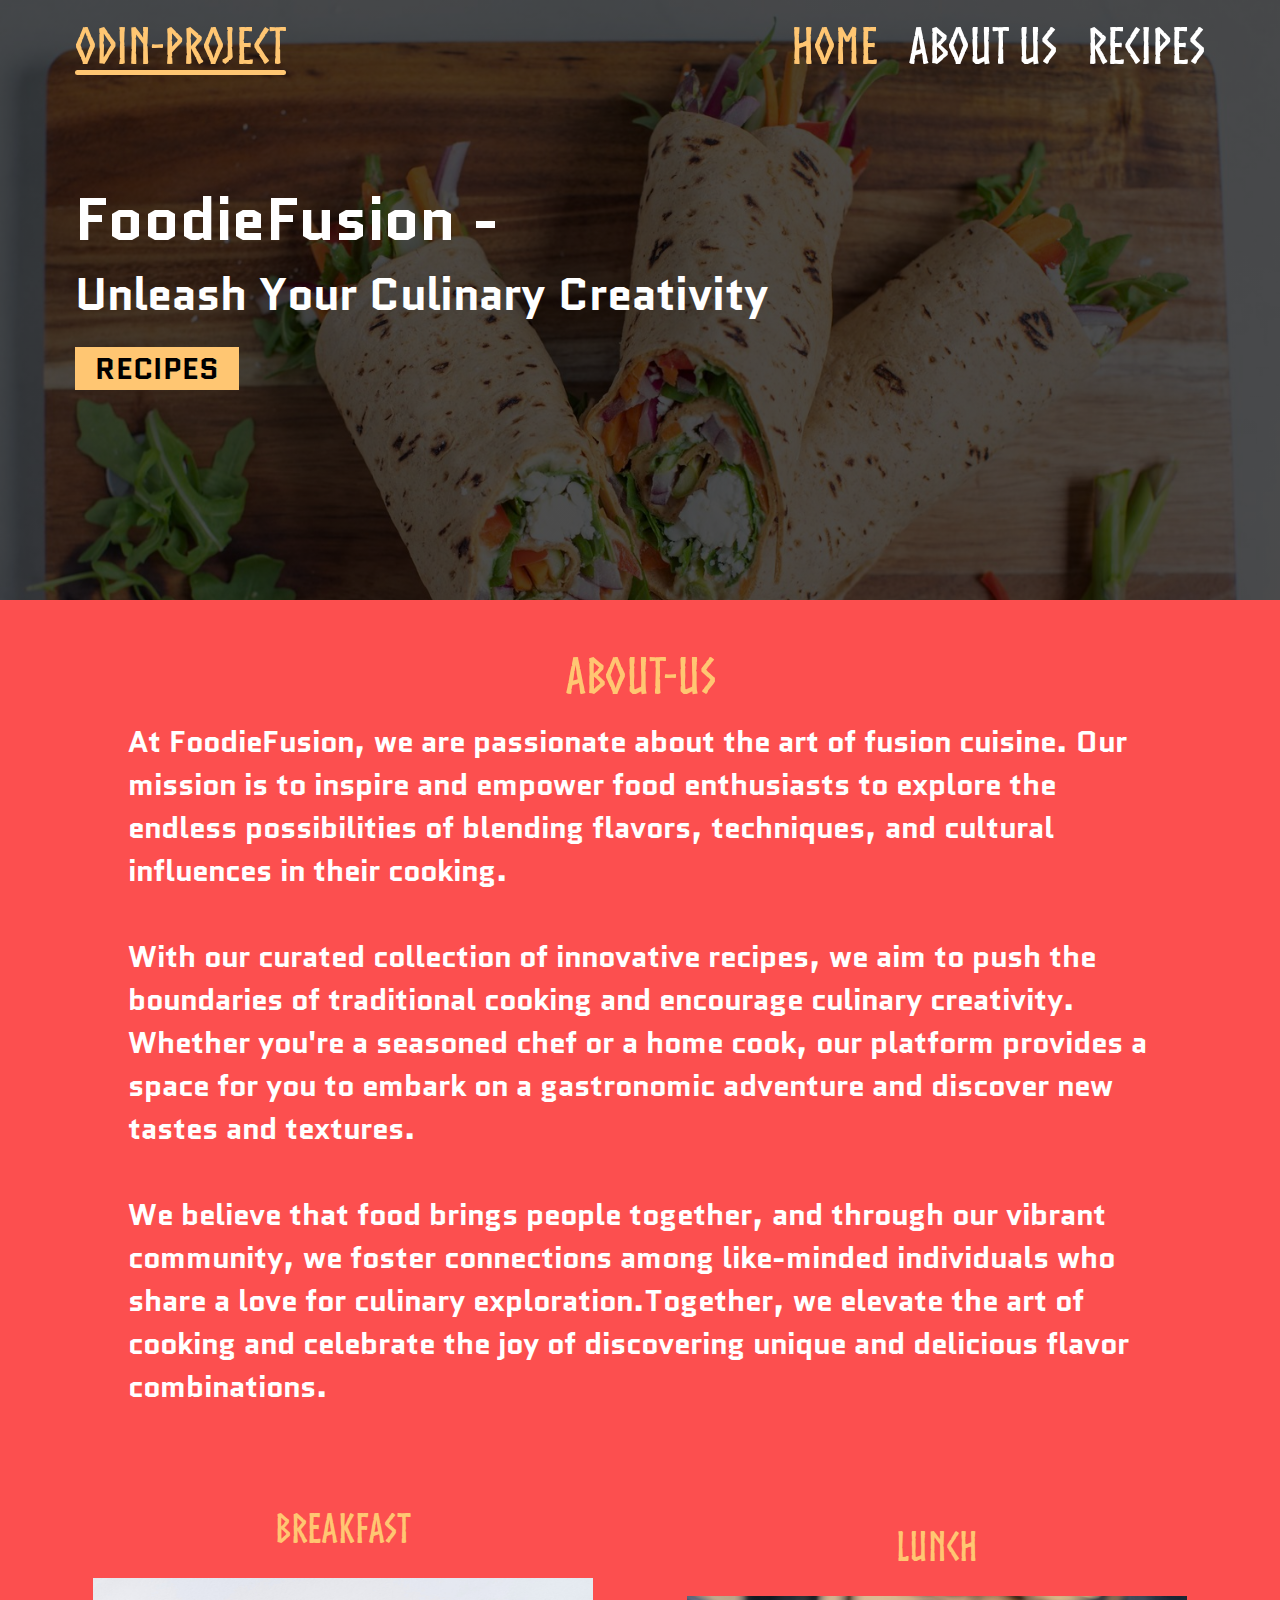
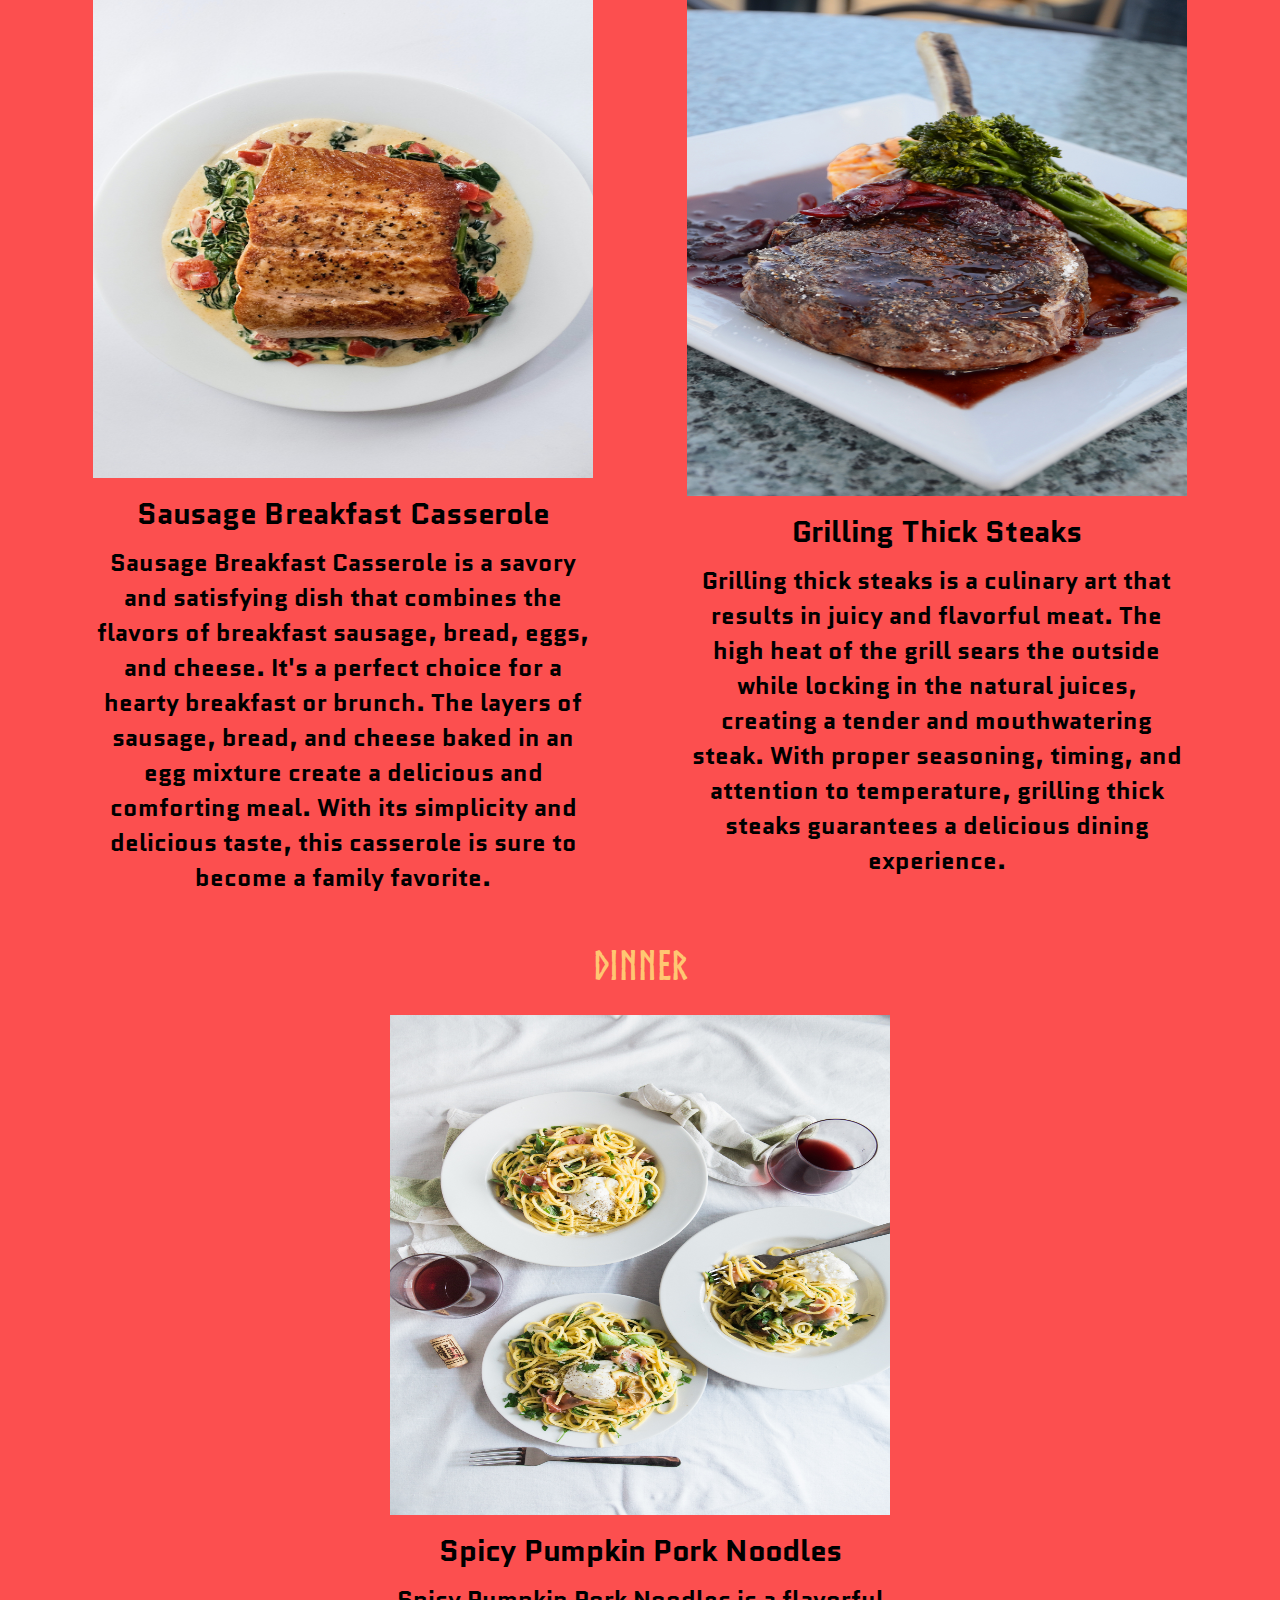
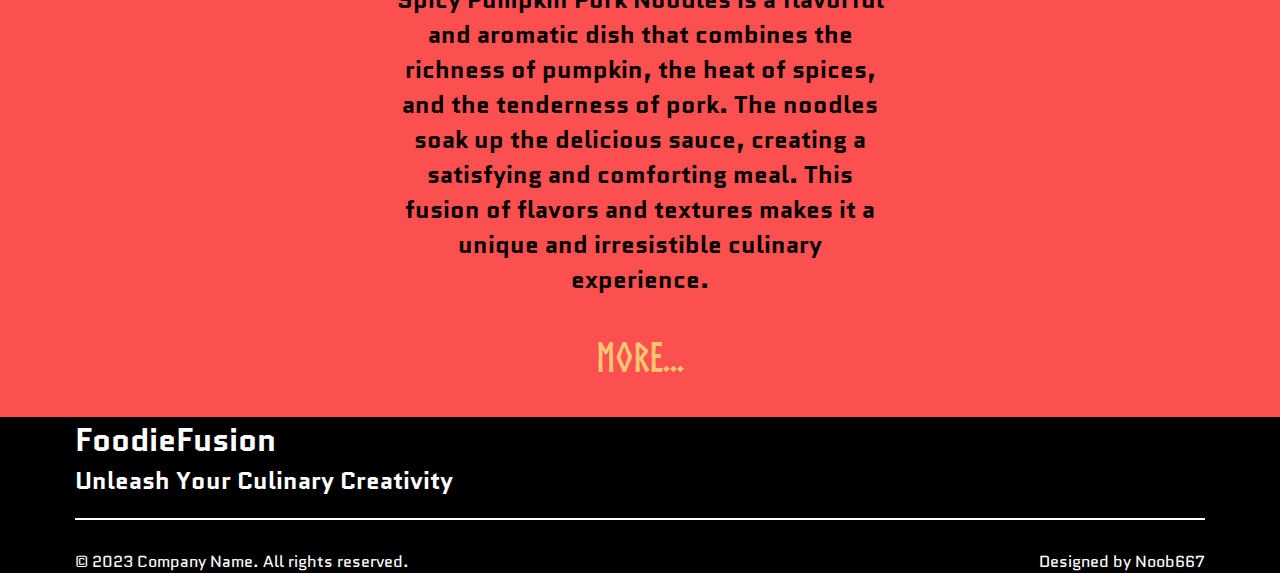
<file: index.html>
<!DOCTYPE html>
<html lang="en">
<head>
    <meta charset="UTF-8">
    <meta http-equiv="X-UA-Compatible" content="IE=edge">
    <meta name="viewport" content="width=device-width, initial-scale=1.0">
    <link href="https://fonts.googleapis.com/css2?family=Poppins:ital,wght@0,300;0,400;0,500;0,600;0,700;0,800;1,300;1,400;1,700;1,800&family=Quantico:ital,wght@0,400;0,700;1,400;1,700&display=swap" rel="stylesheet"> 
    <link rel="stylesheet" href="index.css">
    <title>Odin-Recipes</title>
</head>
<body>
    
    <!-- Nav bar and Hero section -->
    <header>
        <nav>
            <div class="nav-content">
                <a href="#" class="logo">Odin-Project</a>
                <ul class="nav-links">
                    <li><a href="#" class="active">Home</a></li>
                    <li><a href="#about">About Us</a></li>
                    <li><a href="#recipes">Recipes</a></li>
                </ul>
                <div class="menu" onclick="toggleMenu()">
                    <div></div>
                    <div class="short"></div>
                    <div></div>
                </div>
            </div>
        </nav>

        <section class="hero">
            <div class="hero-content">
                <h1>FoodieFusion -</h1>
                <h2>Unleash Your Culinary Creativity</h2>
                <a href="#recipes" class="cta-btn">Recipes</a>
            </div>
        </section>
    </header>


    <!-- About Us -->
    <section class="about-us" id="about">
        <div class="about-us-content">
            <h1>About-Us</h1>
            <p>
                At FoodieFusion, we are passionate about the art of fusion cuisine. Our mission is to inspire and empower food enthusiasts to explore the endless possibilities of blending flavors, techniques, and cultural influences in their cooking. <br> <br>

                With our curated collection of innovative recipes, we aim to push the boundaries of traditional cooking and encourage culinary creativity. Whether you're a seasoned chef or a home cook, our platform provides a space for you to embark on a gastronomic adventure and discover new tastes and textures. <br> <br>

                We believe that food brings people together, and through our vibrant community, we foster connections among like-minded individuals who share a love for culinary exploration.Together, we elevate the art of cooking and celebrate the joy of discovering unique and delicious flavor combinations.
            </p>
        </div>
    </section>

    <!-- Food Items and Cards    -->
    <section class="food" id="recipes">
        <div class="cards">
            <div class="card">
                <h1>Breakfast</h1>
                <a href="Recipes.html">
                    <img src="image/jennifer-burk-gwBcamFtPr4-unsplash.jpg" alt="Food Pic">
                    <h2>Sausage Breakfast Casserole</h2>
                    <p>Sausage Breakfast Casserole is a savory and satisfying dish that combines the flavors of breakfast sausage, bread, eggs, and cheese. It's a perfect choice for a hearty breakfast or brunch. The layers of sausage, bread, and cheese baked in an egg mixture create a delicious and comforting meal. With its simplicity and delicious taste, this casserole is sure to become a family favorite.</p>
                </a>
            </div>
            <div class="card">
                <h1>Lunch</h1>
                <a href="Recipes-two.html">
                    <img src="image/alex-munsell-auIbTAcSH6E-unsplash.jpg" alt="Food Pic">
                    <h2>Grilling Thick Steaks </h2> 
                    <p>Grilling thick steaks is a culinary art that results in juicy and flavorful meat. The high heat of the grill sears the outside while locking in the natural juices, creating a tender and mouthwatering steak. With proper seasoning, timing, and attention to temperature, grilling thick steaks guarantees a delicious dining experience.
                    </p>
                </a>
            </div>
            <div class="card">
                <h1>Dinner</h1>
                <a href="Recipes-third.html">
                    <img src="image/brooke-lark--F_5g8EEHYE-unsplash.jpg" alt="Food Pic">
                    <h2>Spicy Pumpkin Pork Noodles</h2>
                    <p>Spicy Pumpkin Pork Noodles is a flavorful and aromatic dish that combines the richness of pumpkin, the heat of spices, and the tenderness of pork. The noodles soak up the delicious sauce, creating a satisfying and comforting meal. This fusion of flavors and textures makes it a unique and irresistible culinary experience.</p>
                </a>
            </div>
        </div>
        <div class="more">
            <a href="Not-found.html">More...</a>
        </div>
    </section>

<!-- This is footer -->
    <footer>

        <div class="top-footer">
            <h1>FoodieFusion</h1>
            <h2>Unleash Your Culinary Creativity</h2>
        </div>
        <div class="bottom-footer">
            <p>© 2023 Company Name. All rights reserved.</p>
            <p>Designed by Noob667</p>
        </div>

    </footer>
    <script>
        function toggleMenu(){
            let navlinks = document.querySelector(".nav-links")
            navlinks.classList.toggle('open')
        }
    </script>
</body>
</html>
</file>
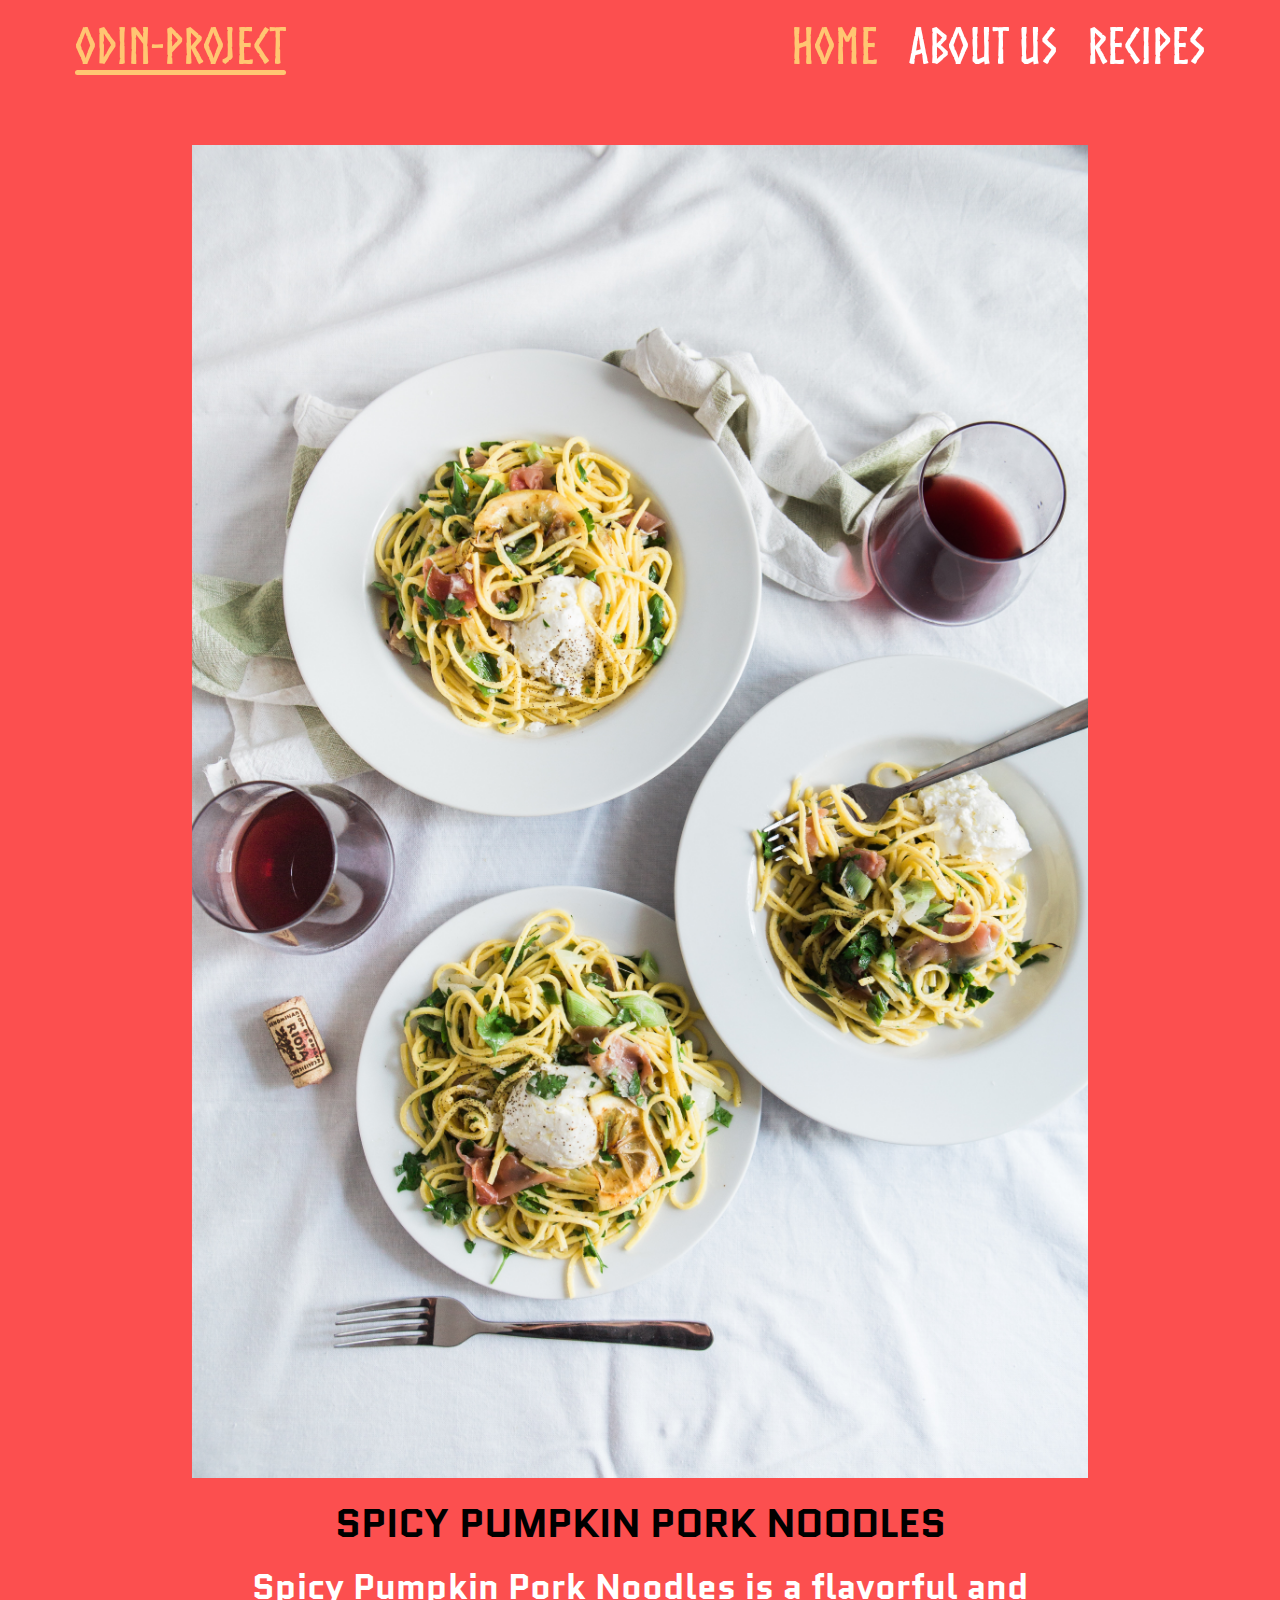
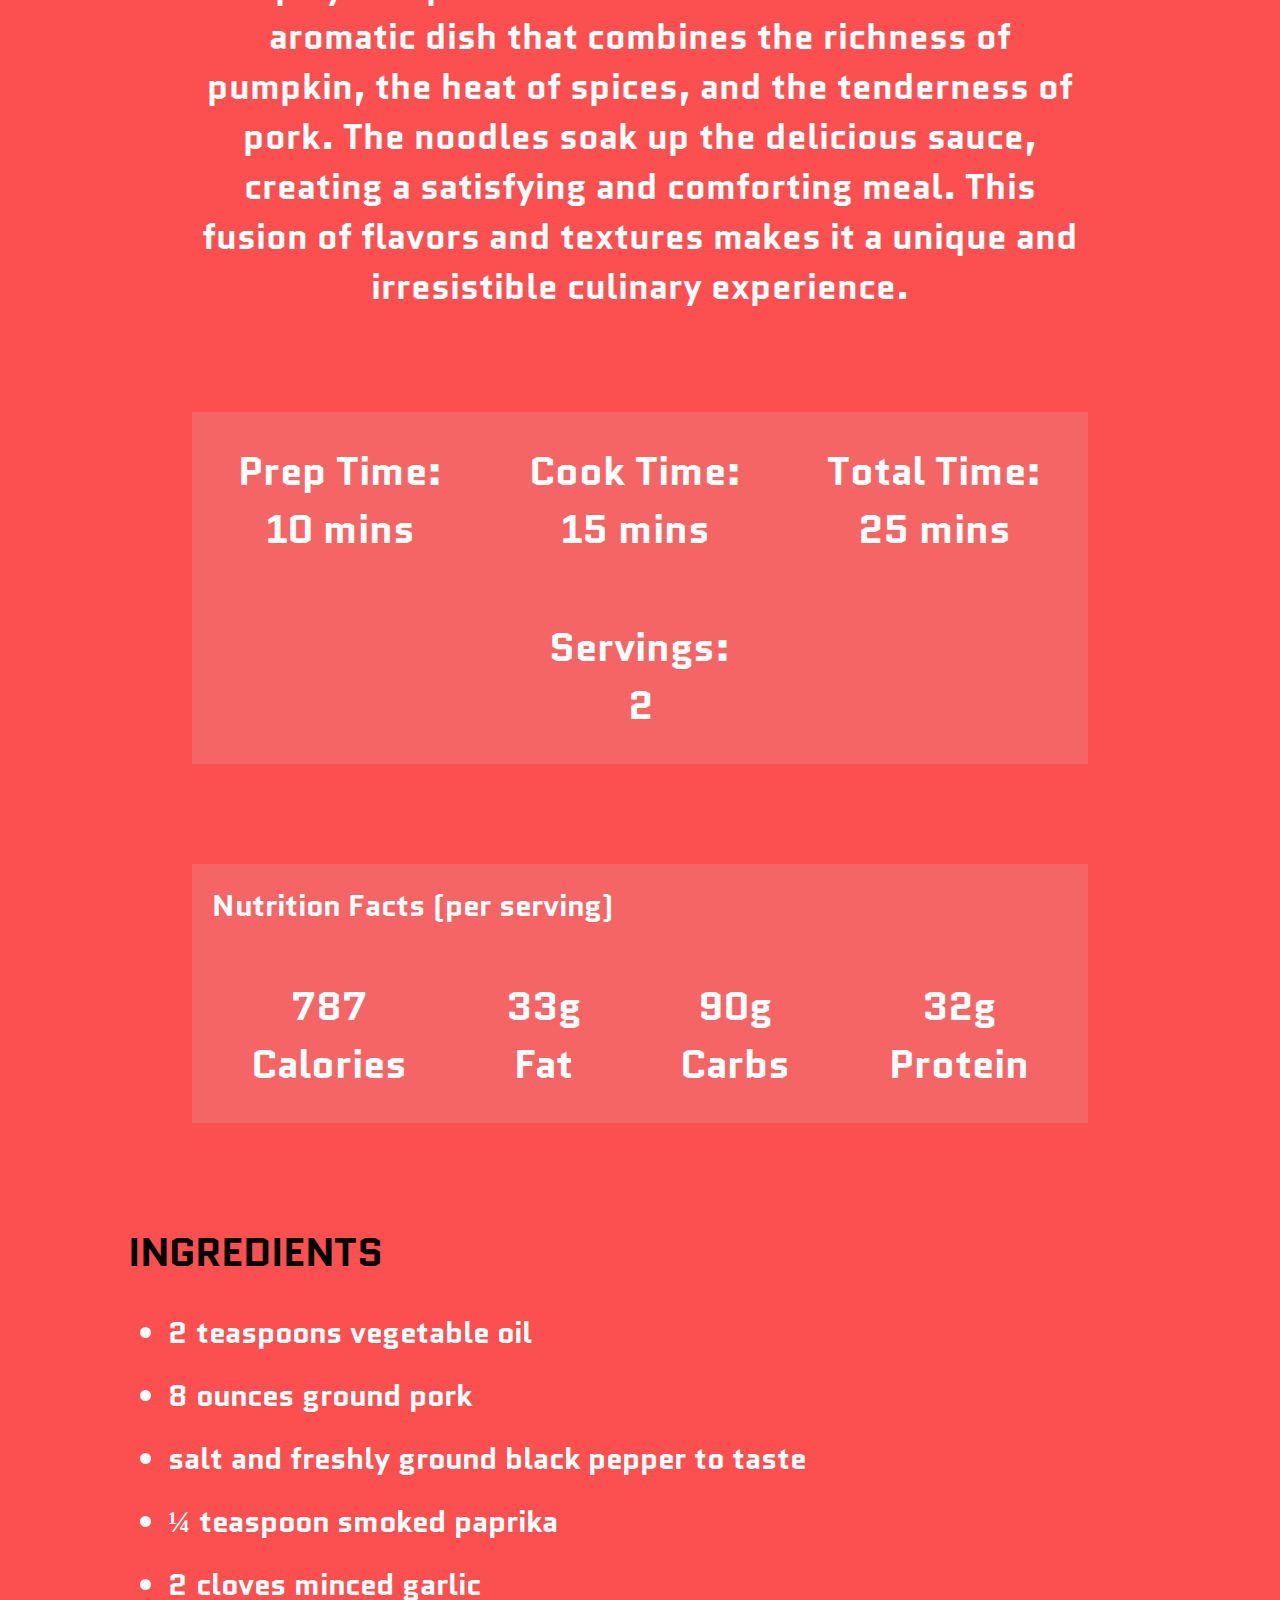
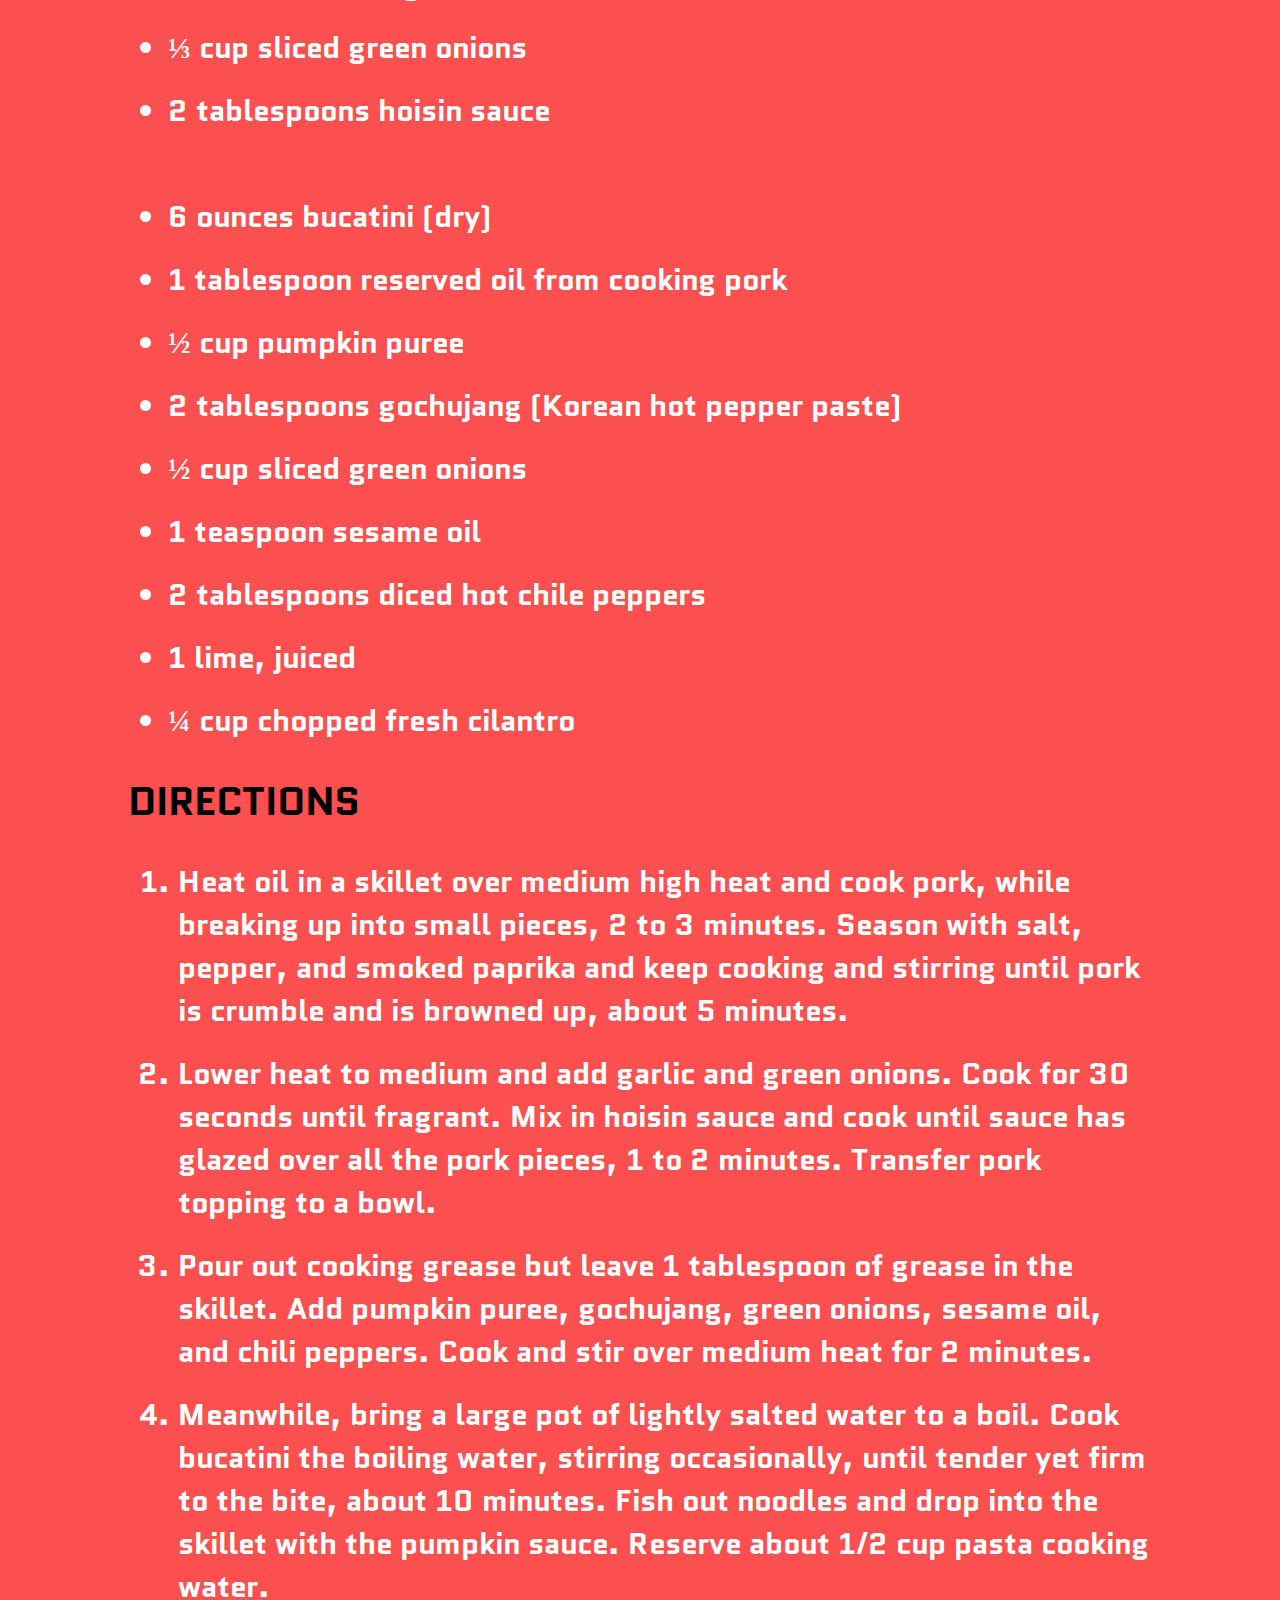
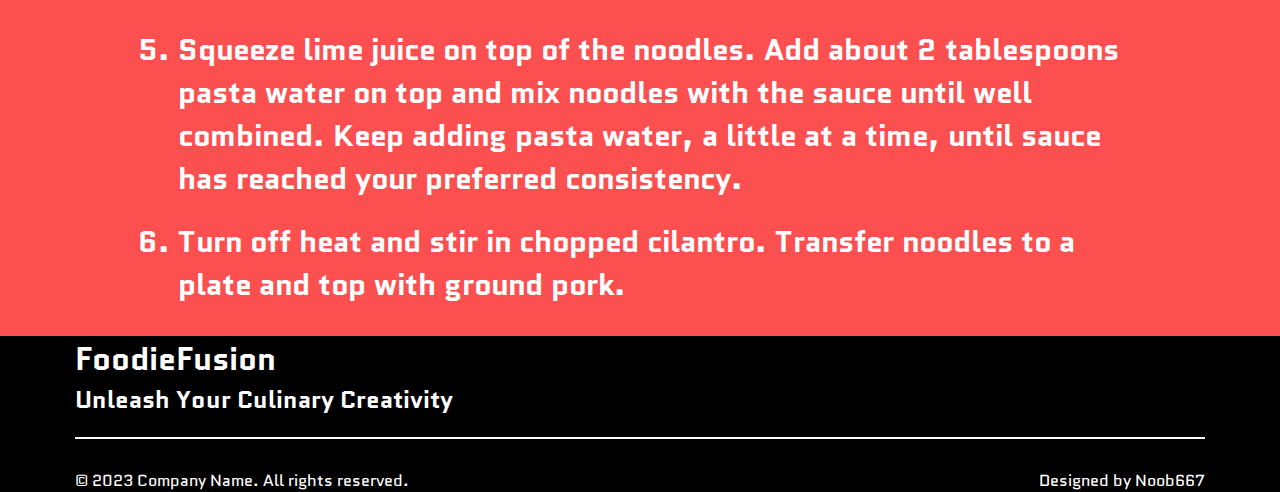
<file: Recipes-third.html>
<!DOCTYPE html>
<html lang="en">
<head>
    <meta charset="UTF-8">
    <meta http-equiv="X-UA-Compatible" content="IE=edge">
    <meta name="viewport" content="width=device-width, initial-scale=1.0">
    <link href="https://fonts.googleapis.com/css2?family=Poppins:ital,wght@0,300;0,400;0,500;0,600;0,700;0,800;1,300;1,400;1,700;1,800&family=Quantico:ital,wght@0,400;0,700;1,400;1,700&display=swap" rel="stylesheet"> 
    <link rel="stylesheet" href="Recipes.css">
    <title>Recipes</title>
</head>
<body>
    <!-- Nav bar -->
    <header>
        <nav>
            <div class="nav-content">
                <a href="index.html" class="logo">Odin-Project</a>
                <ul class="nav-links">
                    <li><a href="index.html" class="active">Home</a></li>
                    <li><a href="index.html">About Us</a></li>
                    <li><a href="index.html">Recipes</a></li>
                </ul>
                <div class="menu" onclick="toggleMenu()">
                    <div></div>
                    <div class="short"></div>
                    <div></div>
                </div>
            </div>
        </nav>

        </section>
    </header>
    <section class="recipe-info">
        <div class="card">
            <div class="img"><img src="image/brooke-lark--F_5g8EEHYE-unsplash.jpg" alt=""></div>
            <div class="content">
                <h1>Spicy Pumpkin Pork Noodles</h1>
                <p>Spicy Pumpkin Pork Noodles is a flavorful and aromatic dish that combines the richness of pumpkin, the heat of spices, and the tenderness of pork. The noodles soak up the delicious sauce, creating a satisfying and comforting meal. This fusion of flavors and textures makes it a unique and irresistible culinary experience.</p>
            </div>
        </div>
        <div class="time">
            <div class="background">
                <div class="data">
                     <p>Prep Time: <br> 10 mins</p>                        
                     <p>Cook Time: <br> 15 mins</p>                        
                     <p>Total Time:<br> 25 mins</p>                      
                     <p>Servings: <br> 2</p>                     
                </div>
            </div>
        </div>

        <div class="nutrition">
            <div class="background">
                <h2>Nutrition Facts (per serving)</h2>
                <div class="data">
                    <p>787 <br>  Calories</p>   
                    <p>33g <br> Fat</p>     
                    <p>90g <br> Carbs</p>  
                    <p>32g <br> Protein</p>        
                </div>
            </div>
        </div>
    </section>

    <section class="recipe">
        <div class="ingredients">
            <h3>Ingredients</h3>
            <ul>
                <li>2 teaspoons vegetable oil</li>
                <li>8 ounces ground pork</li>
                <li>salt and freshly ground black pepper to taste</li>
                <li>¼ teaspoon smoked paprika</li>
                <li>2 cloves minced garlic</li>
                <li>⅓ cup sliced green onions</li>
                <li>2 tablespoons hoisin sauce</li>
<br>
                <li>6 ounces bucatini (dry)</li>
                <li>1 tablespoon reserved oil from cooking pork</li>
                <li>½ cup pumpkin puree</li>
                <li>2 tablespoons gochujang (Korean hot pepper paste)</li>
                <li>½ cup sliced green onions</li>
                <li>1 teaspoon sesame oil</li>
                <li>2 tablespoons diced hot chile peppers</li>
                <li>1 lime, juiced</li>
                <li>¼ cup chopped fresh cilantro</li>
            </ul>
        </div>
        <div class="directions">
            <h3>Directions</h3>
            <ol>
                <li>Heat oil in a skillet over medium high heat and cook pork, while breaking up into small pieces, 2 to 3 minutes. Season with salt, pepper, and smoked paprika and keep cooking and stirring until pork is crumble and is browned up, about 5 minutes. </li>
                <li>Lower heat to medium and add garlic and green onions. Cook for 30 seconds until fragrant. Mix in hoisin sauce and cook until sauce has glazed over all the pork pieces, 1 to 2 minutes. Transfer pork topping to a bowl. </li>
                <li>Pour out cooking grease but leave 1 tablespoon of grease in the skillet. Add pumpkin puree, gochujang, green onions, sesame oil, and chili peppers. Cook and stir over medium heat for 2 minutes. </li>
                <li>Meanwhile, bring a large pot of lightly salted water to a boil. Cook bucatini the boiling water, stirring occasionally, until tender yet firm to the bite, about 10 minutes. Fish out noodles and drop into the skillet with the pumpkin sauce. Reserve about 1/2 cup pasta cooking water. </li>
                <li>Squeeze lime juice on top of the noodles. Add about 2 tablespoons pasta water on top and mix noodles with the sauce until well combined. Keep adding pasta water, a little at a time, until sauce has reached your preferred consistency. </li>
                <li>Turn off heat and stir in chopped cilantro. Transfer noodles to a plate and top with ground pork. </li>
            </ol>
        </div>

    </section>

<!-- This is footer -->
<footer>

    <div class="top-footer">
        <h1>FoodieFusion</h1>
        <h2>Unleash Your Culinary Creativity</h2>
    </div>
    <div class="bottom-footer">
        <p>© 2023 Company Name. All rights reserved.</p>
        <p>Designed by Noob667</p>
    </div>

</footer>
<script>
    function toggleMenu(){
        let navlinks = document.querySelector(".nav-links")
        navlinks.classList.toggle('open')
    }
</script>
</body>
</html>
</file>
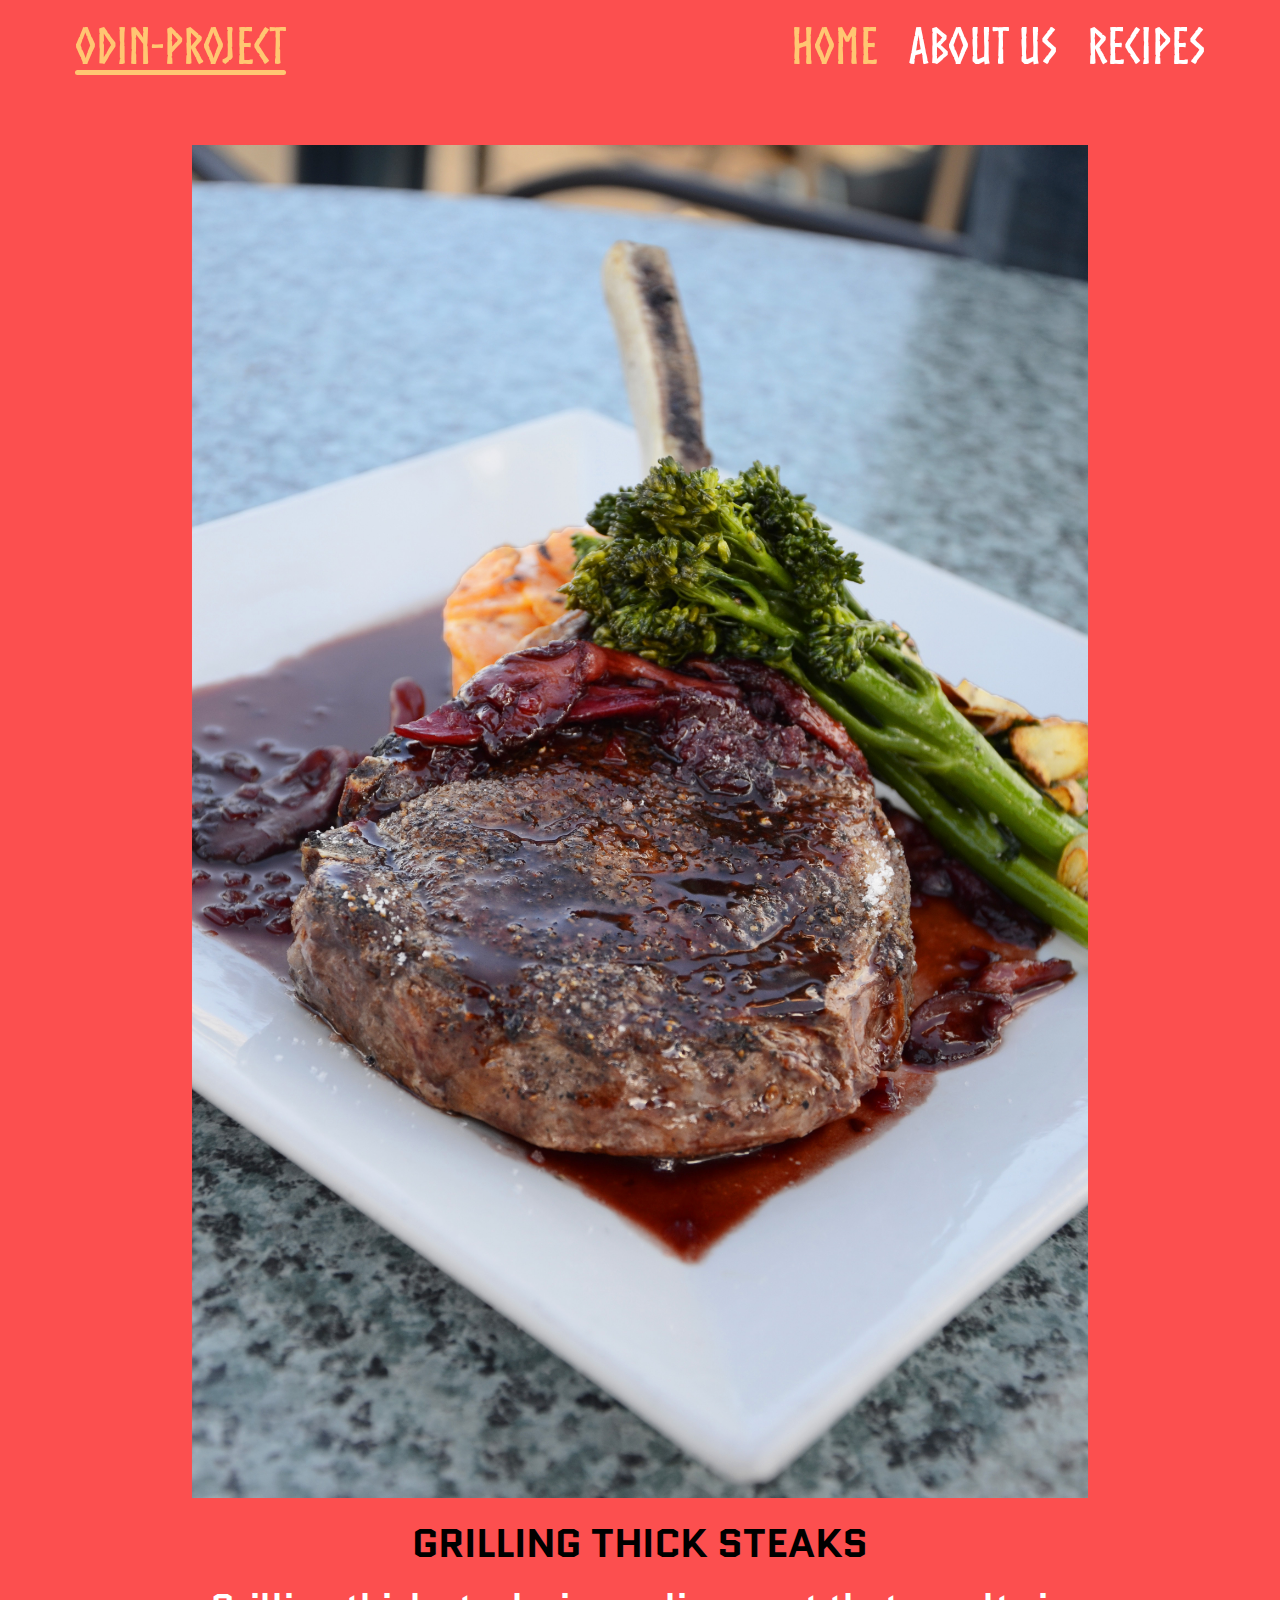
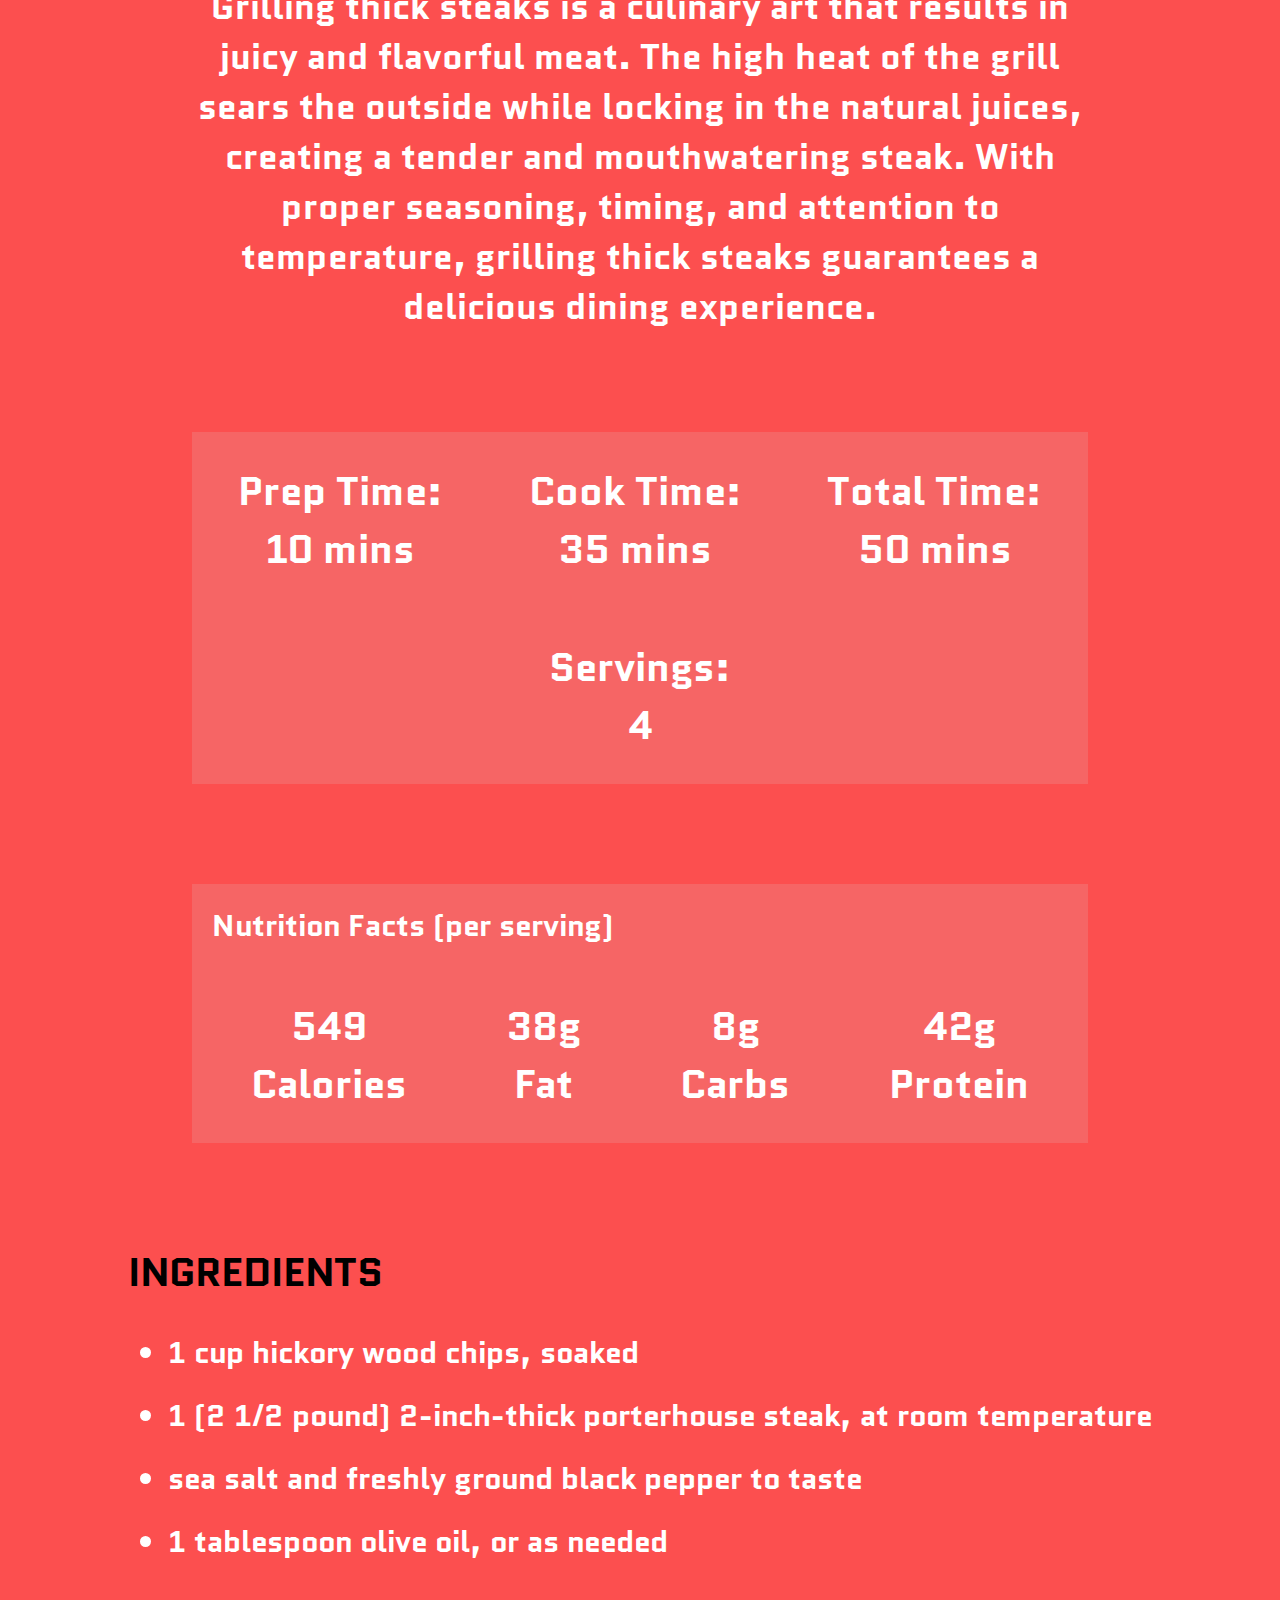
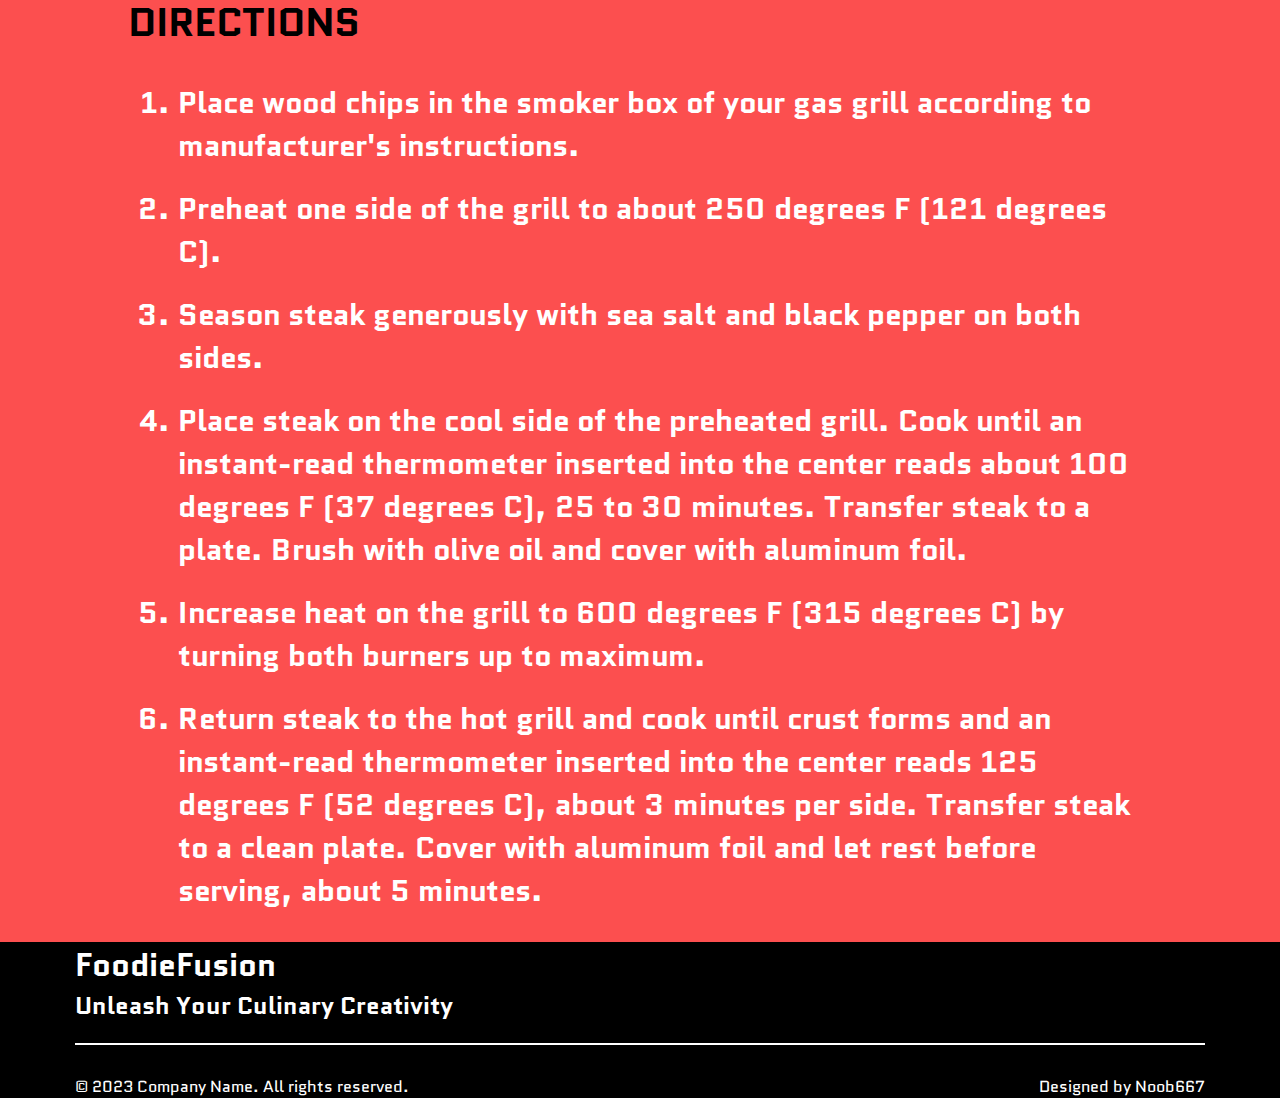
<file: Recipes-two.html>
<!DOCTYPE html>
<html lang="en">
<head>
    <meta charset="UTF-8">
    <meta http-equiv="X-UA-Compatible" content="IE=edge">
    <meta name="viewport" content="width=device-width, initial-scale=1.0">
    <link href="https://fonts.googleapis.com/css2?family=Poppins:ital,wght@0,300;0,400;0,500;0,600;0,700;0,800;1,300;1,400;1,700;1,800&family=Quantico:ital,wght@0,400;0,700;1,400;1,700&display=swap" rel="stylesheet"> 
    <link rel="stylesheet" href="Recipes.css">
    <title>Recipes</title>
</head>
<body>
    <!-- Nav bar -->
    <header>
        <nav>
            <div class="nav-content">
                <a href="index.html" class="logo">Odin-Project</a>
                <ul class="nav-links">
                    <li><a href="index.html" class="active">Home</a></li>
                    <li><a href="index.html">About Us</a></li>
                    <li><a href="index.html">Recipes</a></li>
                </ul>
                <div class="menu" onclick="toggleMenu()">
                    <div></div>
                    <div class="short"></div>
                    <div></div>
                </div>
            </div>
        </nav>

        </section>
    </header>
    <section class="recipe-info">
        <div class="card">
            <div class="img"><img src="image/alex-munsell-auIbTAcSH6E-unsplash.jpg" alt=""></div>
            <div class="content">
                <h1>Grilling Thick Steaks</h1>
                <p>Grilling thick steaks is a culinary art that results in juicy and flavorful meat. The high heat of the grill sears the outside while locking in the natural juices, creating a tender and mouthwatering steak. With proper seasoning, timing, and attention to temperature, grilling thick steaks guarantees a delicious dining experience.</p>
            </div>
        </div>
        <div class="time">
            <div class="background">
                <div class="data">
                     <p>Prep Time: <br> 10 mins</p>                        
                     <p>Cook Time: <br> 35 mins</p>                        
                     <p>Total Time:<br> 50 mins</p>                      
                     <p>Servings: <br> 4</p>                     
                </div>
            </div>
        </div>

        <div class="nutrition">
            <div class="background">
                <h2>Nutrition Facts (per serving)</h2>
                <div class="data">
                    <p>549 <br>  Calories</p>   
                    <p>38g <br> Fat</p>     
                    <p> 8g <br> Carbs</p>  
                    <p>42g <br> Protein</p>        
                </div>
            </div>
        </div>
    </section>

    <section class="recipe">
        <div class="ingredients">
            <h3>Ingredients</h3>
            <ul>
                <li>1 cup hickory wood chips, soaked</li>
                <li>1 (2 1/2 pound) 2-inch-thick porterhouse steak, at room temperature</li>
                <li>sea salt and freshly ground black pepper to taste</li>
                <li>1 tablespoon olive oil, or as needed</li>
            </ul>
        </div>
        <div class="directions">
            <h3>Directions</h3>
            <ol>
                <li>Place wood chips in the smoker box of your gas grill according to manufacturer's instructions. </li>
                <li>Preheat one side of the grill to about 250 degrees F (121 degrees C). </li>
                <li>Season steak generously with sea salt and black pepper on both sides. </li>
                <li>Place steak on the cool side of the preheated grill. Cook until an instant-read thermometer inserted into the center reads about 100 degrees F (37 degrees C), 25 to 30 minutes. Transfer steak to a plate. Brush with olive oil and cover with aluminum foil. </li>
                <li>Increase heat on the grill to 600 degrees F (315 degrees C) by turning both burners up to maximum. </li>
                <li>Return steak to the hot grill and cook until crust forms and an instant-read thermometer inserted into the center reads 125 degrees F (52 degrees C), about 3 minutes per side. Transfer steak to a clean plate. Cover with aluminum foil and let rest before serving, about 5 minutes. </li>
            </ol>
        </div>

    </section>

<!-- This is footer -->
<footer>

    <div class="top-footer">
        <h1>FoodieFusion</h1>
        <h2>Unleash Your Culinary Creativity</h2>
    </div>
    <div class="bottom-footer">
        <p>© 2023 Company Name. All rights reserved.</p>
        <p>Designed by Noob667</p>
    </div>

</footer>
<script>
    function toggleMenu(){
        let navlinks = document.querySelector(".nav-links")
        navlinks.classList.toggle('open')
    }
</script>
</body>
</html>
</file>
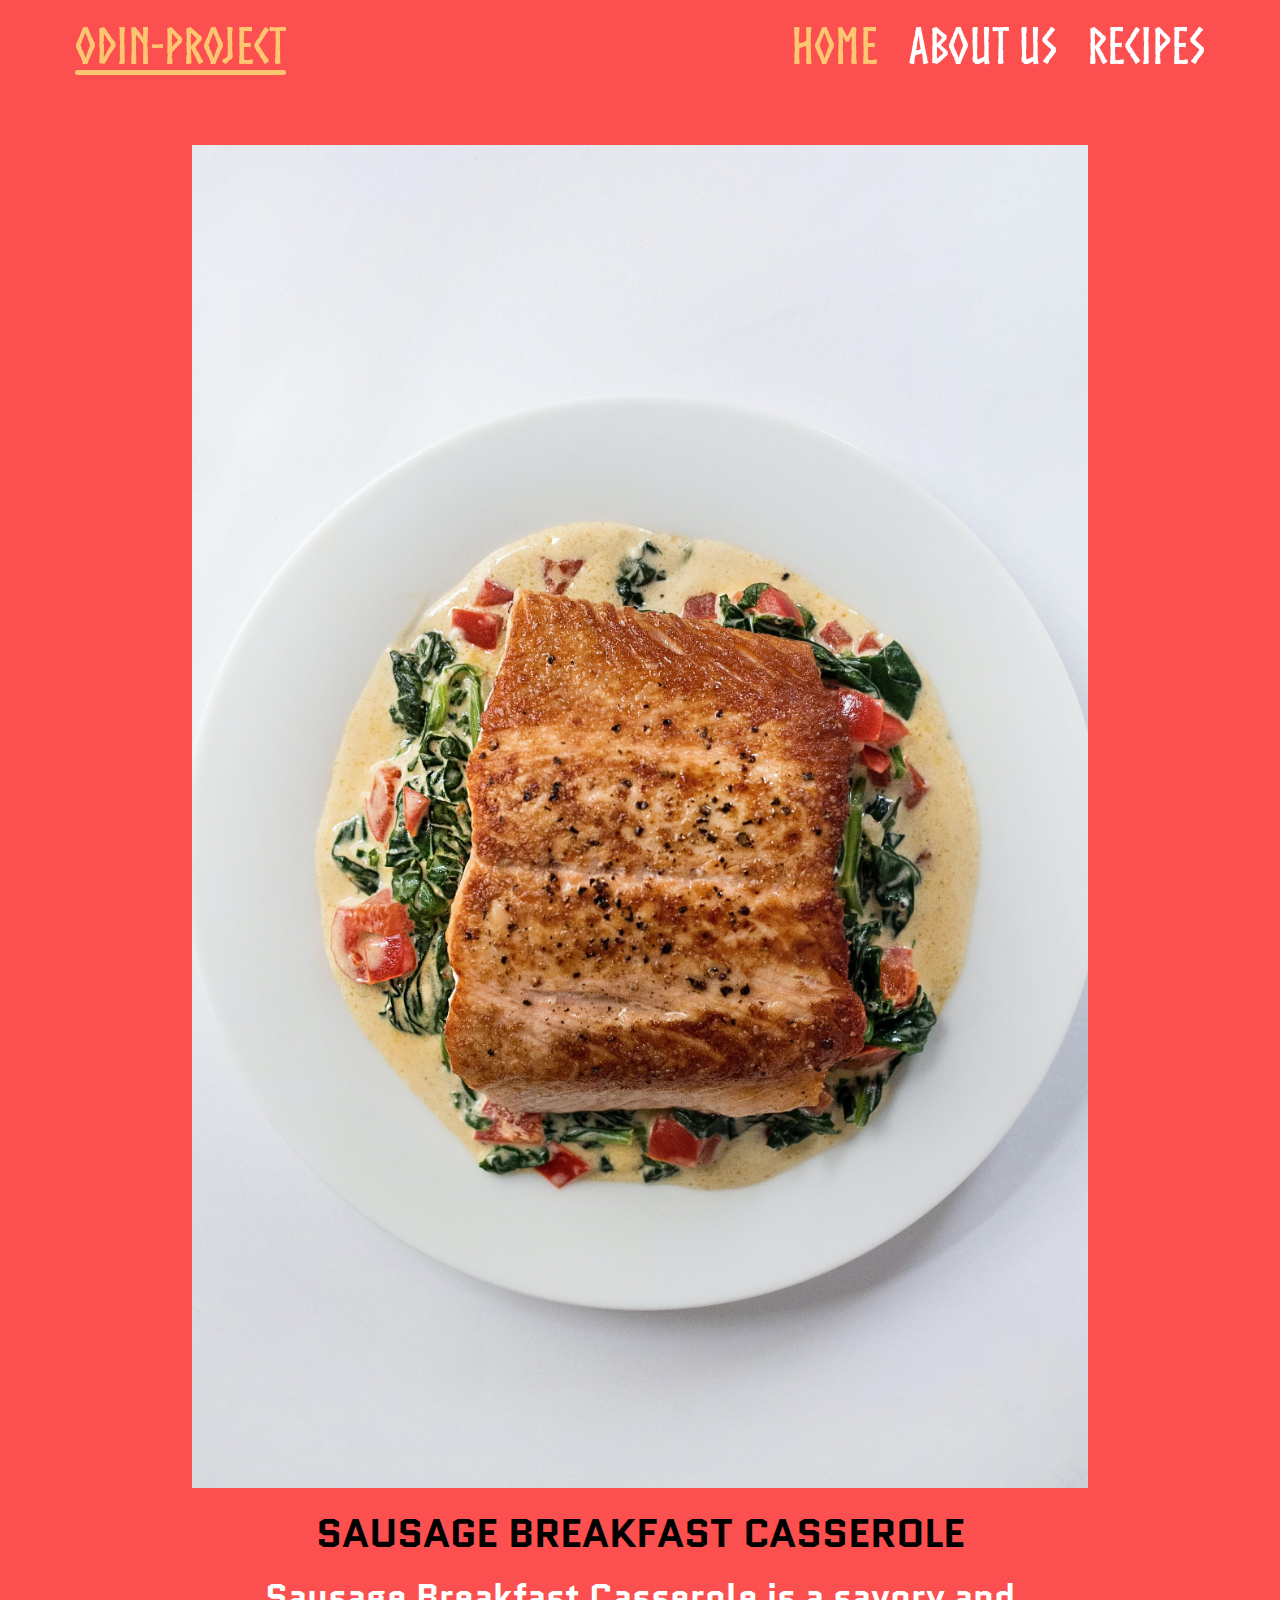
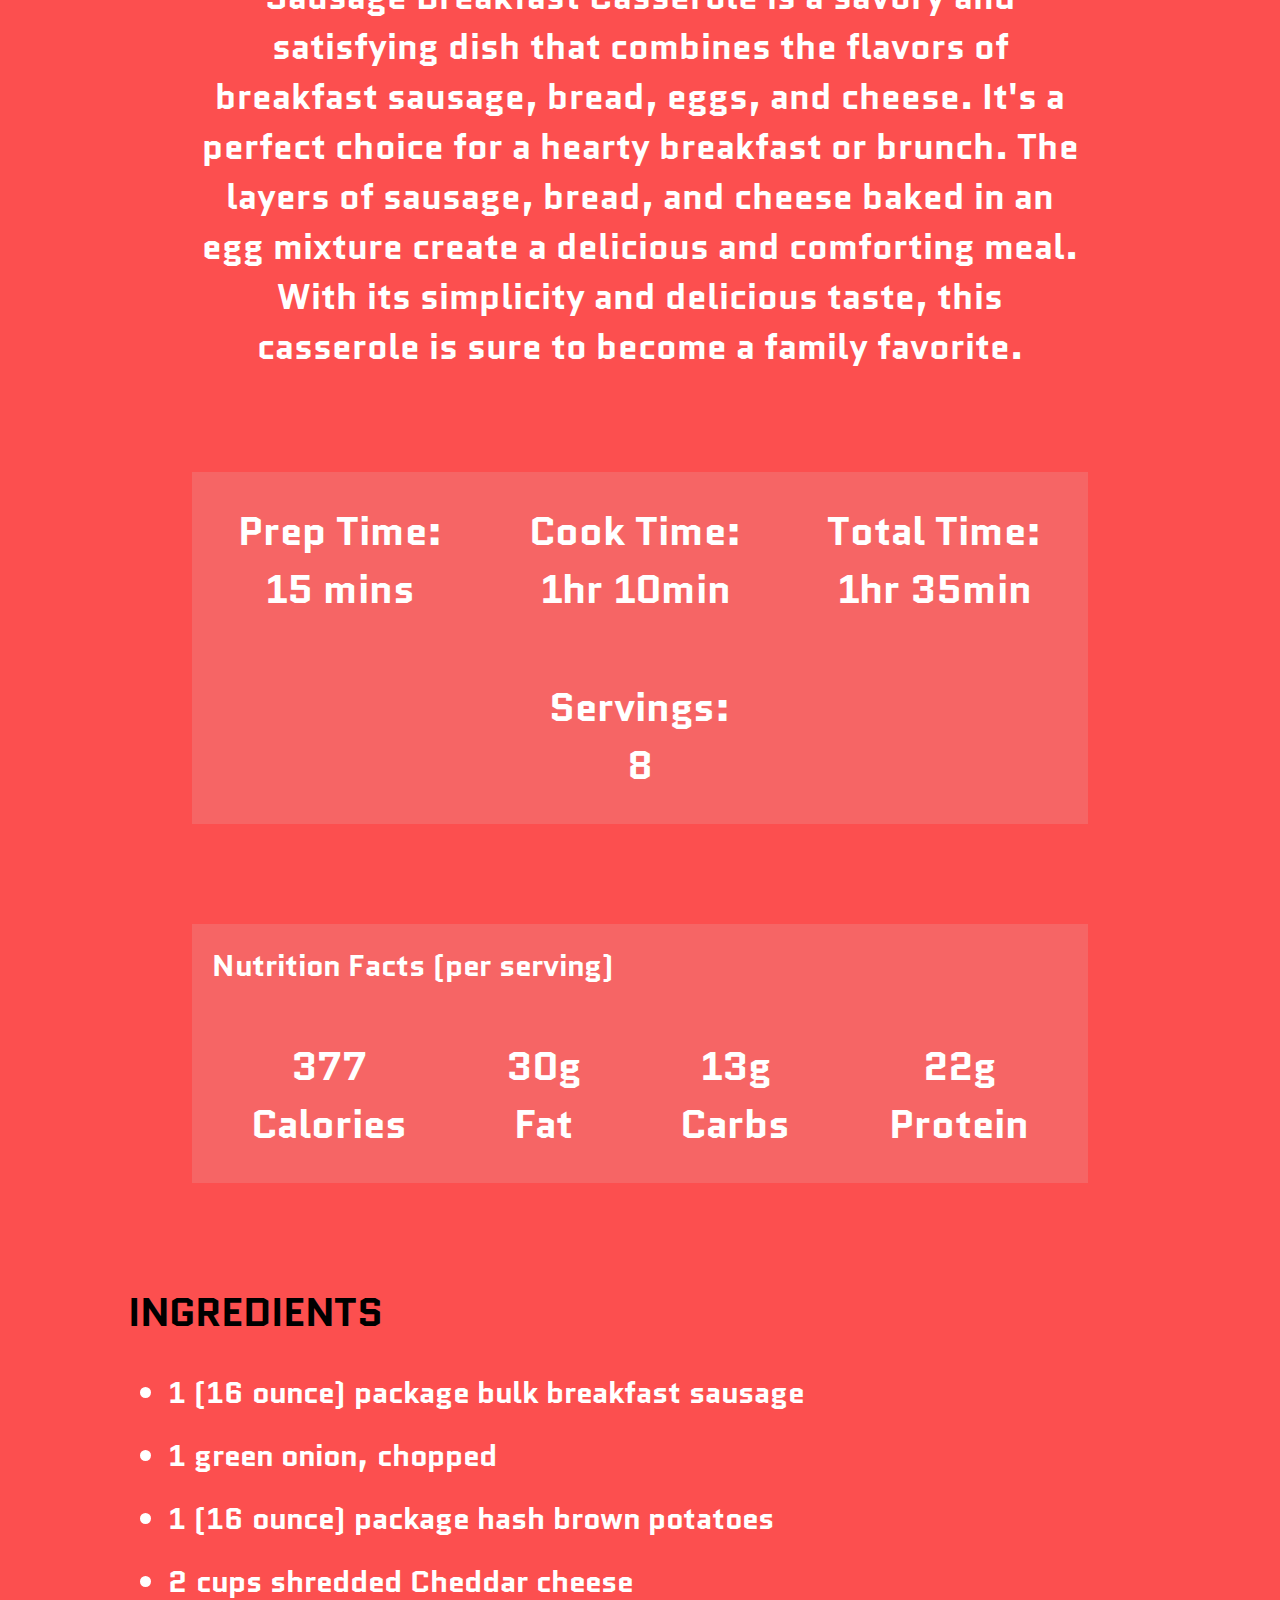
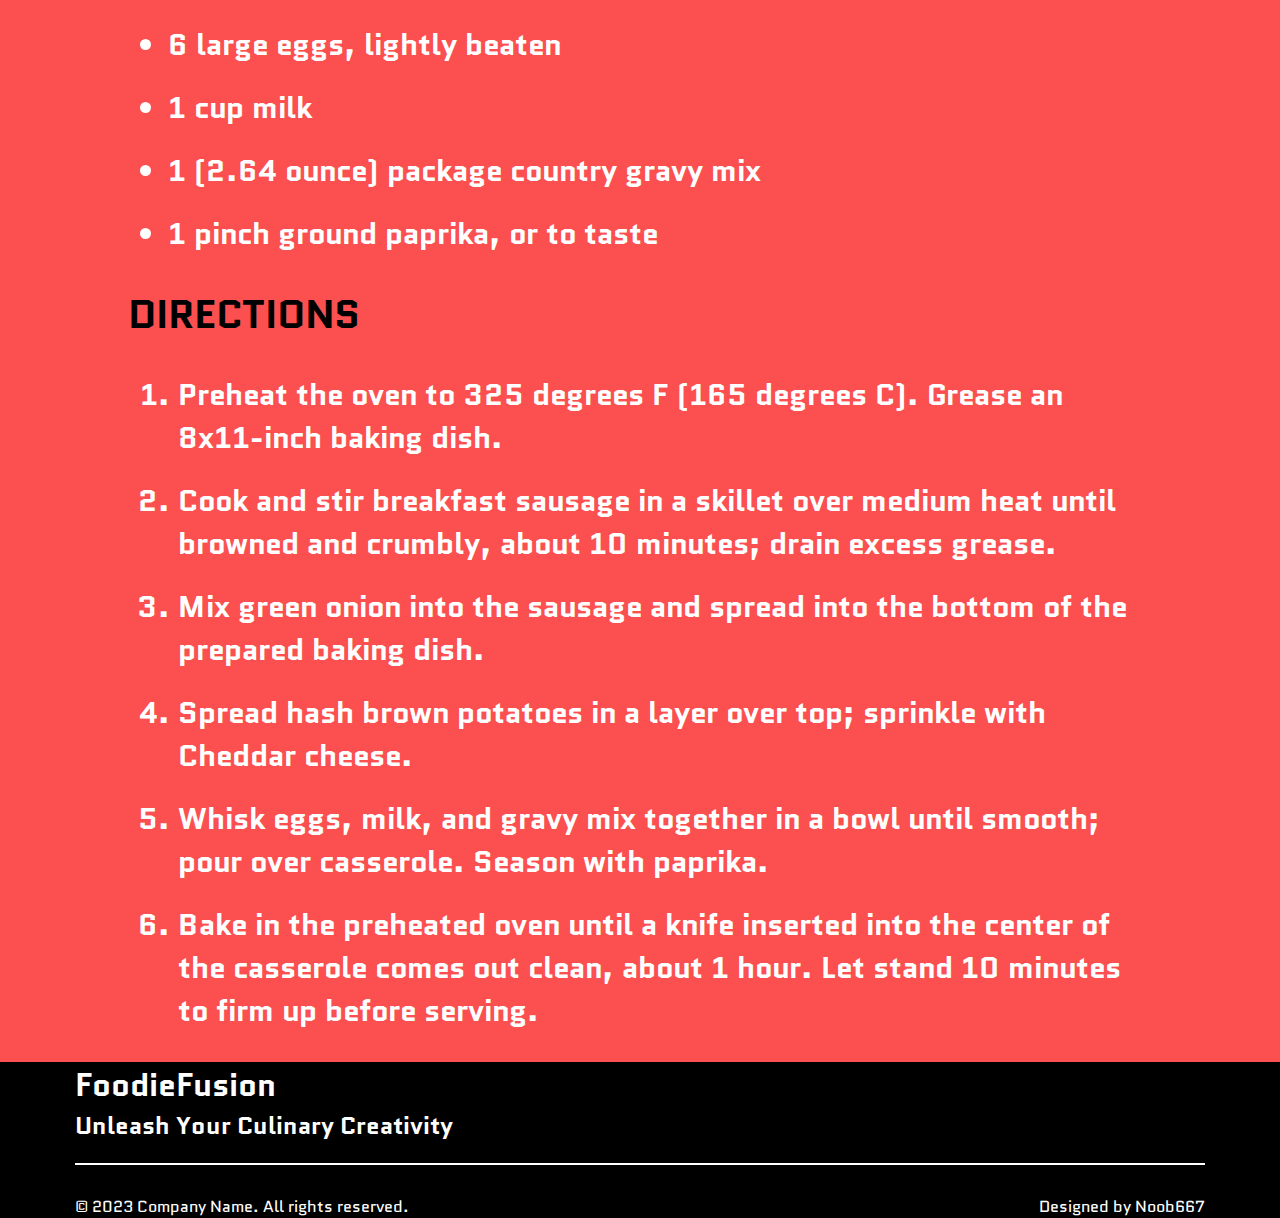
<file: Recipes.html>
<!DOCTYPE html>
<html lang="en">
<head>
    <meta charset="UTF-8">
    <meta http-equiv="X-UA-Compatible" content="IE=edge">
    <meta name="viewport" content="width=device-width, initial-scale=1.0">
    <link href="https://fonts.googleapis.com/css2?family=Poppins:ital,wght@0,300;0,400;0,500;0,600;0,700;0,800;1,300;1,400;1,700;1,800&family=Quantico:ital,wght@0,400;0,700;1,400;1,700&display=swap" rel="stylesheet"> 
    <link rel="stylesheet" href="Recipes.css">
    <title>Recipes</title>
</head>
<body>
    <!-- Nav bar -->
    <header>
        <nav>
            <div class="nav-content">
                <a href="index.html" class="logo">Odin-Project</a>
                <ul class="nav-links">
                    <li><a href="index.html" class="active">Home</a></li>
                    <li><a href="index.html">About Us</a></li>
                    <li><a href="index.html">Recipes</a></li>
                </ul>
                <div class="menu" onclick="toggleMenu()">
                    <div></div>
                    <div class="short"></div>
                    <div></div>
                </div>
            </div>
        </nav>

        </section>
    </header>
    <section class="recipe-info">
        <div class="card">
            <div class="img"><img src="image/jennifer-burk-gwBcamFtPr4-unsplash.jpg" alt="Pic" ></div>
            <div class="content">
                <h1>Sausage Breakfast Casserole</h1>
                <p>Sausage Breakfast Casserole is a savory and satisfying dish that combines the flavors of breakfast sausage, bread, eggs, and cheese. It's a perfect choice for a hearty breakfast or brunch. The layers of sausage, bread, and cheese baked in an egg mixture create a delicious and comforting meal. With its simplicity and delicious taste, this casserole is sure to become a family favorite.   </p>
            </div>
        </div>
        <div class="time">
            <div class="background">
                <div class="data">
                     <p>Prep Time: <br> 15 mins</p>                        
                     <p>Cook Time: <br> 1hr 10min</p>                        
                     <p>Total Time:<br> 1hr 35min</p>                      
                     <p>Servings: <br> 8</p>                     
                </div>
            </div>
        </div>

        <div class="nutrition">
            <div class="background">
                <h2>Nutrition Facts (per serving)</h2>
                <div class="data">
                    <p>377 <br>  Calories</p>   
                    <p>30g <br> Fat</p>     
                    <p> 13g <br> Carbs</p>  
                    <p>22g <br> Protein</p>        
                </div>
            </div>
        </div>
    </section>

    <section class="recipe">
        <div class="ingredients">
            <h3>Ingredients</h3>
            <ul>
                <li>1 (16 ounce) package bulk breakfast sausage</li>
                <li>1 green onion, chopped</li>
                <li>1 (16 ounce) package hash brown potatoes</li>
                <li>2 cups shredded Cheddar cheese</li>
                <li>6 large eggs, lightly beaten</li>
                <li>1 cup milk</li>
                <li>1 (2.64 ounce) package country gravy mix</li>
                <li>1 pinch ground paprika, or to taste</li>
            </ul>
        </div>
        <div class="directions">
            <h3>Directions</h3>
            <ol>
                <li>Preheat the oven to 325 degrees F (165 degrees C). Grease an 8x11-inch baking dish. </li>
                <li>Cook and stir breakfast sausage in a skillet over medium heat until browned and crumbly, about 10 minutes; drain excess grease. </li>
                <li>Mix green onion into the sausage and spread into the bottom of the prepared baking dish. </li>
                <li>Spread hash brown potatoes in a layer over top; sprinkle with Cheddar cheese. </li>
                <li>Whisk eggs, milk, and gravy mix together in a bowl until smooth; pour over casserole. Season with paprika. </li>
                <li>Bake in the preheated oven until a knife inserted into the center of the casserole comes out clean, about 1 hour. Let stand 10 minutes to firm up before serving. </li>
            </ol>
        </div>

    </section>

<!-- This is footer -->
<footer>

    <div class="top-footer">
        <h1>FoodieFusion</h1>
        <h2>Unleash Your Culinary Creativity</h2>
    </div>
    <div class="bottom-footer">
        <p>© 2023 Company Name. All rights reserved.</p>
        <p>Designed by Noob667</p>
    </div>

</footer>
<script>
    function toggleMenu(){
        let navlinks = document.querySelector(".nav-links")
        navlinks.classList.toggle('open')
    }
</script>
</body>
</html>
</file>
<file: index.css>
@font-face{
    font-family: "norse";
    src: url(Font/norse.ttf) format("truetype"),
        url(Font/norse.woff) format("woff"),
        url(Font/norse.woff2) format("woff2");
}
*{
    margin: 0;
    padding: 0;
    box-sizing: border-box;
}
:root{
    --color: #FFC672;
    --font:"norse";
    --font-two:Quantico;
    font-size: 62.5%;

}
body{
    font-size: 1.6rem;
    background: #FC4F4F;
}

/* Header Nav-bar and Hero-Section */
header{
    background: linear-gradient(45deg,rgb(0,0,0,0.7),rgb(0,0,0,0.7)), url(image/hummus-veggie.jpeg);
    background-size: cover;
    height: 600px;
}
nav .nav-content{
    display: flex;
    justify-content: space-between;
    align-items: center;
    padding: 20px 75px;
}
nav .nav-links{
    display: flex;
    gap: 30px;
}
nav .nav-links li ,nav  a{
    list-style: none;
    color: white;
    text-decoration: none;
    font-size: 5rem;
    font-family: var(--font);
}
nav .logo , nav .active{
    color: var(--color);
}
nav .logo::after{
    content: "";
    width: 100%;
    height: 5px;
    display: block;
    background-color: var(--color);
    border-radius: 5px;
}
.nav-links .active::after{
    content: none;
}
nav .nav-links a::after{
    content: "";
    width: 0%;
    height: 5px;
    display: block;
    background-color: var(--color);
    border-radius: 5px;
    transition: 0.4s ease-in;
}
nav .nav-links a:hover::after{
    width: 100%;
    margin: 0 auto;
}

nav .menu{
    cursor: pointer;
    display: none;
}
nav .menu div{
    background-color: var(--color);
    height: 5px;
    width: 45px;
    border-radius: 5px;
    margin-top: 6px;
}
nav .menu .short{
    width: 30px;
}

header .hero{
    display: flex;
    align-items: center;
    height: 375px;
    font-size: 3rem;
    font-family: var(--font-two);
    color: white;
    padding-left: 75px;
}

header .hero .cta-btn , header .hero .cta-btn a{
    background-color: #FFC672;
    color: black;
    font-weight: 700;
    text-decoration: none;
    text-transform: uppercase;
}
header .hero .cta-btn {
    padding: 0px 20px;
}
header .hero h2{
    margin-bottom: 20px;
}


/* About-Us Page */ 

.about-us{
    margin: 50px 0;
}
.about-us-content{
    margin: 0 auto;
    width: 80%;
}
.about-us h1{
    font-size: 5rem;
    font-family: var(--font);
    color: var(--color);
    text-align: center;
    margin-bottom: 20px;
}
.about-us p{
    font-size: 3rem;
    font-family: var(--font-two);
    font-weight: 700;
    color: white;
}

/* Foods items Cards */
.cards {
    display: flex;
    align-items: center;
    justify-content: space-evenly;
    flex-wrap: wrap;
}
.cards .card img{
    width: 100%;
    height: 500px;
}
.cards .card{
    width: 500px;
    margin-top:20px;
}
.card h1{
    text-align: center;
    font-family: var(--font);
    color: var(--color);
    font-size: 4rem;
    margin-bottom: 30px;
    margin-top: 30px;
}
.card a{
    color: black;
    font-weight: 700;
    text-decoration: none;
}
.card h2{
    text-align: center;
    font-family: var(--font-two);
    font-size: 3rem;
    padding: 10px 0;
}
.card p{
    text-align: center;
    font-size: 2.4rem;
    font-family: var(--font-two);
}
.food .more , .food .more a{
    text-align: center;
    padding: 40px 0;
    font-size: 4rem;
    font-family: var(--font);
    text-decoration: none;
    color: var(--color);
}

/* This is Footer */
footer{
    /* height: 200px; */
    background-color: black;
    color: white;
    font-family: var(--font-two);
    display: flex;
    flex-direction: column;
    justify-content: space-evenly;
}
footer .top-footer , footer .bottom-footer{
    margin: auto 75px;
}

footer .bottom-footer{
    display: flex;
    justify-content: space-between;
    align-items: center;
    flex-wrap: wrap;
    border-top: 2px solid white;
    margin-top: 20px;
    padding-top:30px ;
}



/* Responsive Thing */



/* Nav */
@media (max-width:980px){
    nav .nav-links li ,nav  a{
        font-size: 4rem;
    }
}

/* About-Us */
@media(max-width:900px){
    .about-us-content{
        width: 90%;
        text-align: center;
    }
    .about-us p{
        font-size: 2rem;
    }
}

/* Nav , Hero-section ,Footer */
@media(max-width:850px){
    nav .nav-links li ,nav  a{
        font-size: 3rem;
    }
    header .hero{
        font-size: 2.5rem;
        padding-left: 40px;
        height: 500px;
    }
    nav .nav-content{
        padding: 20px 40px;
    }
    footer .top-footer , footer .bottom-footer{
        margin: auto 40px;
    }
}

/* Hero-section , Nav , Footer */
@media(max-width:550px){
    header .hero{
        padding-left: 10px;
    }
    nav .nav-content{
        padding: 20px 10px;
    }
    footer .top-footer , footer .bottom-footer{
        margin: auto 10px;
    }
}


/* Nav and Footer */
@media(max-width:750px){
    nav .nav-links{
        display: none;
    }
    nav .menu{
        display: block;
    }
     
    nav .nav-links{
        display: inline-block;
        text-align: center;
        background: black;
        width: 100%;
        height: 405px;
        z-index: 1;
        position: fixed;
        top: 95px;
        right: 0;
        transform: translateX(100%);
        transition: 0.5s ease-in-out;
        border-top-left-radius: 20px;
    }
    nav .nav-links a::after{
        content: none;
    }
    nav .nav-links .active{
        color: white;
        border-top-left-radius: 20px;
    }
    nav .nav-links a{
        display: block;
        padding: 37.5px 0;
    }
    nav .nav-links li a:hover{
        background: #FFC672;
    }
    nav .nav-links li:hover{
        color: white;
    }
    nav .nav-links.open{
        transform: translateX(0);
    }

    footer .top-footer h1 ,footer h2{
        font-size: 2rem;
    }
    
    footer .bottom-footer{
        padding-top:20px ;
        margin-top: 10px;
    }
    
}
</file>
<file: Recipes.css>
@font-face{
    font-family: "norse";
    src: url(Font/norse.ttf) format("truetype"),
        url(Font/norse.woff) format("woff"),
        url(Font/norse.woff2) format("woff2");
}

*{
    margin: 0;
    padding: 0;
    box-sizing: border-box;
}
:root{
    --color: #FFC672;
    --font:"norse";
    --font-two:Quantico;
    font-size: 62.5%;

}
body{
    font-size: 1.6rem;
    background: #FC4F4F;
}
a{
    text-decoration: none;
}
/* Header Nav-bar and Hero-Section */
header{
    margin-bottom: 50px;
}
nav .nav-content{
    display: flex;
    justify-content: space-between;
    align-items: center;
    padding: 20px 75px;
}
nav .nav-links{
    display: flex;
    gap: 30px;
}
nav .nav-links li ,nav  a{
    list-style: none;
    color: white;
    text-decoration: none;
    font-size: 5rem;
    font-family: var(--font);
}
nav .logo , nav .active{
    color: var(--color);
}
nav .logo::after{
    content: "";
    width: 100%;
    height: 5px;
    display: block;
    background-color: var(--color);
    border-radius: 5px;
}
.nav-links .active::after{
    content: none;
}
nav .nav-links a::after{
    content: "";
    width: 0%;
    height: 5px;
    display: block;
    background-color: var(--color);
    border-radius: 5px;
    transition: 0.4s ease-in;
}
nav .nav-links a:hover::after{
    width: 100%;
    margin: 0 auto;
}

nav .menu{
    cursor: pointer;
    display: none;
}
nav .menu div{
    background-color: var(--color);
    height: 5px;
    width: 45px;
    border-radius: 5px;
    margin-top: 6px;
}
nav .menu .short{
    width: 30px;
}


.recipe-info{
    color: white;
    font-family: var(--font-two);
    font-weight: 700;
}
.recipe-info .card{
    width: 70%;
    margin: 0 auto;
    text-align: center;
}
.recipe-info .card img{
    width: 100%;
}
.recipe-info .card h1{
    font-size: 5rem;
    text-transform: uppercase;
    color: black;
    padding: 10px 0;
}
.recipe-info .card p{
    font-size: 4rem;
}


.time .background , .nutrition .background{
    margin: 100px auto;
    background: #F66565;
    width: 70%;
}
.time .background .data ,.nutrition .data{
    display: flex;
    justify-content: space-evenly;
    align-items: center;
    flex-wrap: wrap;
    font-size: 4rem;
}
.time .background .data p , .nutrition .data p{
    text-align: center;
    margin: 30px 40px;
}
.nutrition h2{
    font-size: 3rem;
    padding: 20px;
}

.recipe{
    font-family: var(--font-two);
    font-weight: 700;
    color: white;
}
.recipe .ingredients , .recipe .directions{
    width: 80%;
    margin: 20px auto;
}
.recipe h3{
    font-size: 4rem;
    color: black;
    text-transform: uppercase;
    margin-bottom: 20px;
}
.recipe .ingredients ul{
    margin-left: 40px;
    font-size: 3rem;
}
.recipe .ingredients ul li{
    padding: 10px 0;
}

.recipe .directions ol{
    font-size: 3rem;
    margin-left: 50px;
}
.recipe .directions ol li{
    padding: 10px 0;
}


/* This is Footer */
footer{
    /* height: 200px; */
    background-color: black;
    color: white;
    font-family: var(--font-two);
    display: flex;
    flex-direction: column;
    justify-content: space-evenly;
}
footer .top-footer , footer .bottom-footer{
    margin: auto 75px;
}

footer .bottom-footer{
    display: flex;
    justify-content: space-between;
    align-items: center;
    flex-wrap: wrap;
    border-top: 2px solid white;
    margin-top: 20px;
    padding-top:30px ;
}


/* Responsive Thing */



/* Nav */
@media (max-width:980px){
    nav .nav-links li ,nav  a{
        font-size: 4rem;
    }
}

/* About-Us */
@media(max-width:900px){
    .about-us-content{
        width: 90%;
        text-align: center;
    }
    .about-us p{
        font-size: 2rem;
    }
}

/* Nav , Hero-section ,Footer */
@media(max-width:850px){
    nav .nav-links li ,nav  a{
        font-size: 3rem;
    }
    header .hero{
        font-size: 2.5rem;
        padding-left: 40px;
        height: 500px;
    }
    nav .nav-content{
        padding: 20px 40px;
    }
    footer .top-footer , footer .bottom-footer{
        margin: auto 40px;
    }
}

/* Hero-section , Nav , Footer */
@media(max-width:550px){
    header .hero{
        padding-left: 10px;
    }
    nav .nav-content{
        padding: 20px 10px;
    }
    footer .top-footer , footer .bottom-footer{
        margin: auto 10px;
    }
}


/* Nav and Footer */
@media(max-width:750px){
    nav .nav-links{
        display: none;
    }
    nav .menu{
        display: block;
    }
     
    nav .nav-links{
        display: inline-block;
        text-align: center;
        background: black;
        width: 100%;
        height: 405px;
        z-index: 1;
        position: fixed;
        top: 95px;
        right: 0;
        transform: translateX(100%);
        transition: 0.5s ease-in-out;
        border-top-left-radius: 20px;
    }
    nav .nav-links a::after{
        content: none;
    }
    nav .nav-links .active{
        color: white;
        border-top-left-radius: 20px;
    }
    nav .nav-links a{
        display: block;
        padding: 37.5px 0;
    }
    nav .nav-links li a:hover{
        background: #FFC672;
    }
    nav .nav-links li:hover{
        color: white;
    }
    nav .nav-links.open{
        transform: translateX(0);
    }

    footer .top-footer h1 ,footer h2{
        font-size: 2rem;
    }
    
    footer .bottom-footer{
        padding-top:20px ;
        margin-top: 10px;
    }
    
}
@media(max-width:1300px){
    .recipe-info .card h1{
        font-size: 4rem;
        text-transform: uppercase;
        padding: 10px 0;
    }
    .recipe-info .card p{
        font-size: 3.5rem;
    }
}
@media(max-width:900px){
    .recipe-info .card{
        width: 100%;
        margin: 0 auto;
        text-align: center;
    }
    .recipe-info .card h1{
        font-size: 3rem;
        text-transform: uppercase;
        padding: 10px 0;
    }
    .recipe-info .card p{
        font-size: 3rem;
    }
}
@media(max-width:630px){
    .recipe-info .card h1{
        font-size: 2rem;
        text-transform: uppercase;
        padding: 10px 0;
    }
    .recipe-info .card p{
        font-size: 2rem;
    }
    .time .background .data ,.nutrition .data{
        font-size: 3.5rem;
    }
    .nutrition h2{
        font-size: 2.5rem;
    }
    
}

@media(max-width:750px){
    .recipe h3{
        font-size: 3rem;
    }
    .recipe .ingredients ul{
        font-size: 2.5rem;
    }
    .recipe .directions ol{
        font-size: 2.5rem;
    }
}


@media(max-width:500px){
    .recipe h3{
        font-size: 3rem;
    }
    .recipe .ingredients ul{
        font-size: 2rem;
    }
    .recipe .directions ol{
        font-size: 2rem;
    }
}
</file>
